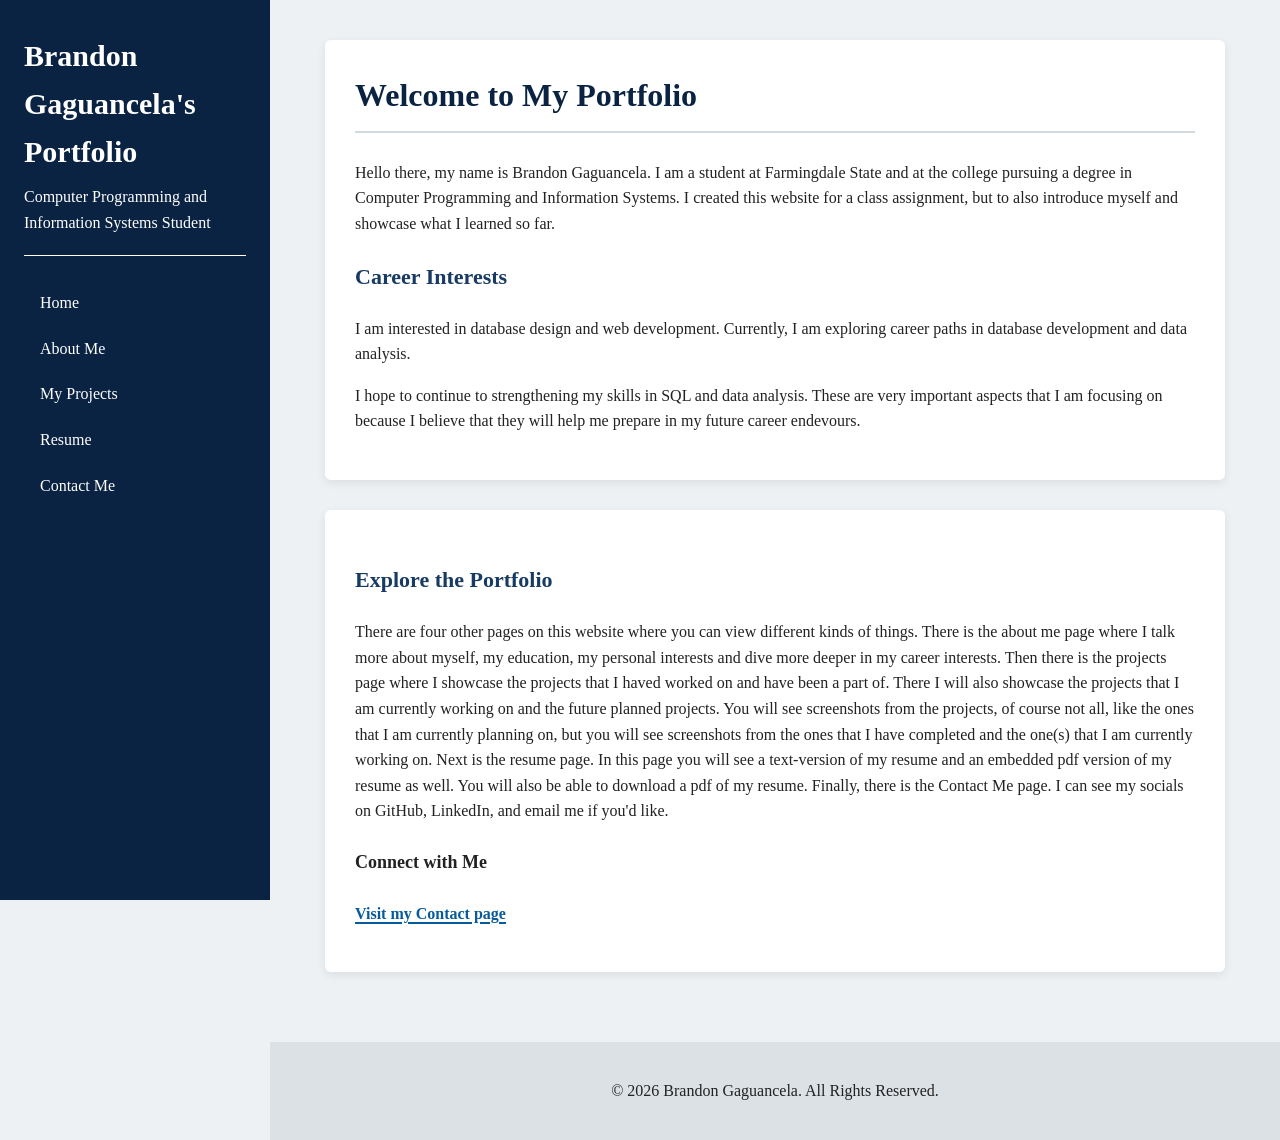
<file: index.html>
<!DOCTYPE html>
<!--
Name: Brandon Gaguancela
Class: BCS 377
Project 1 - Personal Portfolio
Due Oct. 14
-->
<html lang="en">
	<head>
		<meta charset="utf-8">
		<meta name="viewport" content="width=device-width, initial-scale=1.0">
		<link rel="stylesheet" href="style.css">
		<title>Brandon Gaguancela's Portfolio</title>
	</head>
	<body>
		<!-- 
		sidebar header (left), there is also the site's title.
		there are also the navigation links to the other pages here. 
		-->
		<header class="sidebar">
			<h1>Brandon Gaguancela's Portfolio</h1>
			<p>Computer Programming and Information Systems Student</p>
			
		<!--
		This is the main navigation menu 
		that will appear across of the pages on the website.
		- Home
		- About Me
		- Projects
		- Resume 
		- Contact Me	
		-->
			<nav aria-label="Main Navigation">
				<ul>
					<li>
						<a href="index.html">Home</a>
					</li>
					<li>
						<a href="about.html">About Me</a>
					</li>
					<li>
						<a href="projects.html">My Projects</a>
					</li>
					<li>
						<a href="resume.html">Resume</a>
					</li>
					<li>
						<a href="contact.html">Contact Me</a>
					</li>
				</ul>
			</nav>
		</header>
		<!--
		Main content for the home page
		a little intro summary
		talk about career interests and then
		talk about contacting me. Finally link to my contact page.
		-->
		<main>
			<!--intro of the website and a little talk of my career interests-->
			<section id="intro">
				<h2>Welcome to My Portfolio</h2>
			
				<p>
					Hello there, my name is Brandon Gaguancela. I am a student at 
					Farmingdale State and at the college pursuing a degree
					in Computer Programming and Information Systems. I created this 
					website for a class assignment, but to also introduce myself and showcase what I
					learned so far. 
				</p>
			
				<h3>Career Interests</h3>
				<p>
					I am interested in database design and web development. Currently, I am 
					exploring career paths in database development and data analysis. 
				</p>

				<p>
					I hope to continue to strengthening my skills in SQL and data analysis. These 
					are very important aspects that I am focusing on because I believe that they 
					will help me prepare in my future career endevours.
				</p>
			</section>
			<section id="explore-portfolio">
				<h3>Explore the Portfolio</h3>
				<!--overview of the other pages on the website.-->
				<p>
					There are four other pages on this website where you can view different kinds of things.
					There is the about me page where I talk more about myself, my education, my personal 
					interests and dive more deeper in my career interests. Then there is the projects page 
					where I showcase the projects that I haved worked on and have been a part of. There I will 
					also showcase the projects that I am currently working on and the future planned projects. 
					You will see screenshots from the projects, of course not all, like the ones that I am currently 
					planning on, but you will see screenshots from the ones that I have completed and the one(s) that 
					I am currently working on. Next is the resume page. In this page you will see a text-version of my 
					resume and an embedded pdf version of my resume as well. You will also be able to download a pdf 
					of my resume. Finally, there is the Contact Me page. I can see my socials on GitHub, LinkedIn, and 
					email me if you'd like.
				</p>

				<!--call to action; Contact page-->
				<h4>Connect with Me</h4>
				<p>
					<a href="contact.html">Visit my Contact page</a>
				</p>
			</section>
		</main>
		<footer>
			<p>&copy; 2026 Brandon Gaguancela. All Rights Reserved.</p>
		</footer>
		
	</body>
</html>
</file>
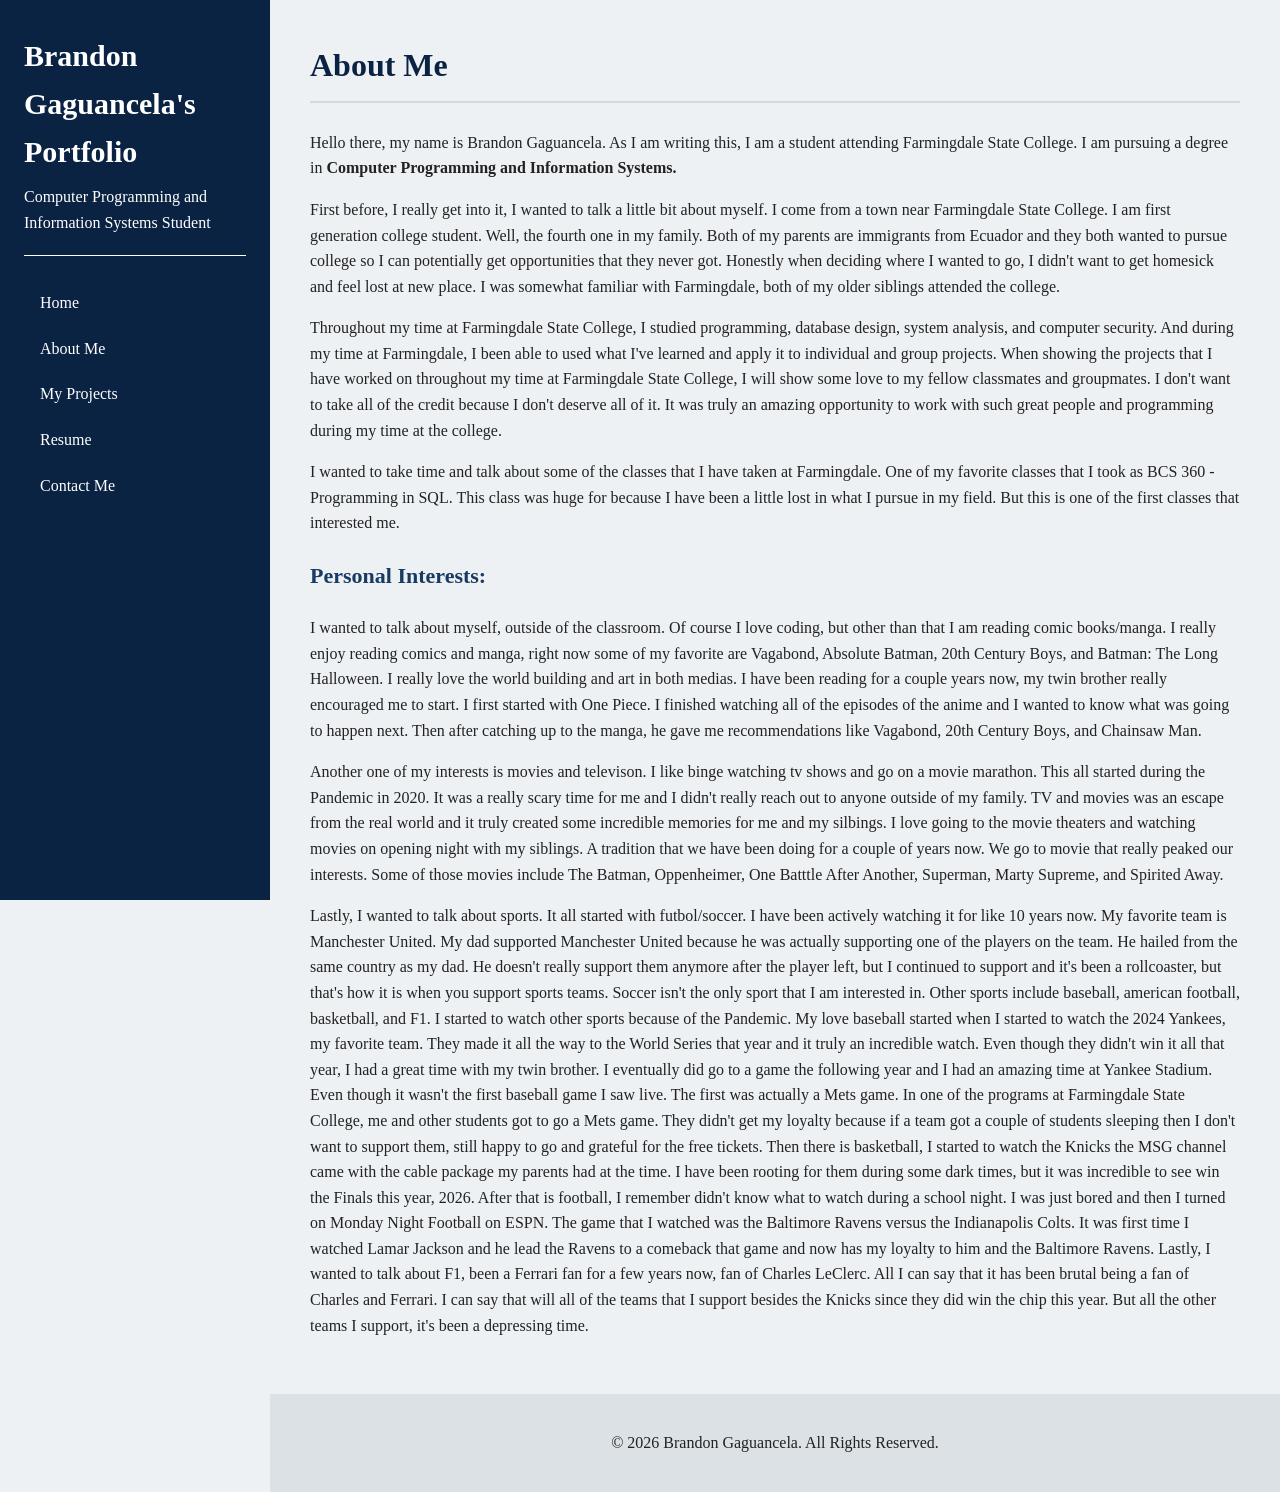
<file: about.html>
<!DOCTYPE html>
<!-- 
Name: Brandon Gaguancela
Class: BCS 377
Project 1 - Personal Portfolio
Due: Oct 14
-->
<html lang="en">
<head>
	<meta charset="utf-8">
	<meta name="viewport" content="width=device-width, initial-scale=1.0">
	<link rel="stylesheet" href="style.css">
	<title>About Me | Brandon Gaguancela</title>
</head>

<body>
	
	<header class="sidebar">
		<h1>Brandon Gaguancela's Portfolio</h1>
			<p>Computer Programming and Information Systems Student</p>
			
			<nav aria-label="Main Navigation">
				<ul>
					<li>
						<a href="index.html">Home</a>
					</li>
					<li>
						<a href="about.html">About Me</a>
					</li>
					<li>
						<a href="projects.html">My Projects</a>
					</li>
					<li>
						<a href="resume.html">Resume</a>
					</li>
					<li>
						<a href="contact.html">Contact Me</a>
					</li>
				</ul>
			</nav>
	</header>
	
	<main>
		<h2>About Me</h2>
		
		<p>
			Hello there, my name is Brandon Gaguancela. As I am writing this, I am
			a student attending Farmingdale State College. I am pursuing a degree
			in 
			<strong>Computer Programming and Information Systems.</strong> 
		</p>
		
		<p>
			First before, I really get into it, I wanted to talk a little bit about 
			myself. I come from a town near Farmingdale State College. I am first 
			generation college student. Well, the fourth one in my family. Both of my 
			parents are immigrants from Ecuador and they both wanted to pursue college 
			so I can potentially get opportunities that they never got. 
			Honestly when deciding where I wanted to go, I didn't want to get homesick 
			and feel lost at new place. I was somewhat familiar with Farmingdale, both 
			of my older siblings attended the college. 
		</p>
		
		<p>
			Throughout my time at Farmingdale State College, I studied programming,
			database design, system analysis, and computer security. And during my
			time at Farmingdale, I been able to used what I've learned and apply it
			to individual and group projects. When showing the projects that I have 
			worked on throughout my time at Farmingdale State College, I will show 
			some love to my fellow classmates and groupmates. I don't want to take 
			all of the credit because I don't deserve all of it. It was truly an 
			amazing opportunity to work with such great people and programming during 
			my time at the college. 
		</p>
		
		<p>
			I wanted to take time and talk about some of the classes that I have taken 
			at Farmingdale. One of my favorite classes that I took as BCS 360 - Programming 
			in SQL. This class was huge for because I have been a little lost in what I pursue 
			in my field. But this is one of the first classes that interested me. 

			<h3>Personal Interests:</h3>
		
		</p>	
		<p>
			I wanted to talk about myself, outside of the classroom. Of course I love coding, but other than that I am reading comic books/manga. 
			I really enjoy reading comics and manga, right now some of my favorite are Vagabond, Absolute 
			Batman, 20th Century Boys, and Batman: The Long Halloween. I really love the world building and art in both 
			medias. I have been reading for a couple years now, my twin brother really encouraged me to start. I first started with One Piece.
			I finished watching all of the episodes of the anime and I wanted to know what was going to happen next. Then after catching up to the manga, 
			he gave me recommendations like Vagabond, 20th Century Boys, and Chainsaw Man. 
		</p>
			Another one of my interests is movies and televison. I like binge watching tv shows and go on a movie marathon. This all started during the Pandemic 
			in 2020. It was a really scary time for me and I didn't really reach out to anyone outside of my family. TV and movies was an escape from the real 
			world and it truly created some incredible memories for me and my silbings. I love going to the movie theaters and watching movies on opening night 
			with my siblings. A tradition that we have been doing for a couple of years now. We go to movie that really peaked our interests. Some of those movies 
			include The Batman, Oppenheimer, One Batttle After Another, Superman, Marty Supreme, and Spirited Away. 
		<p>
			Lastly, I wanted to talk about sports. It all started with futbol/soccer. I have been actively watching it for like 10 years now. My favorite team is 
			Manchester United. My dad supported Manchester United because he was actually supporting one of the players on the team. He hailed from the same country 
			as my dad. He doesn't really support them anymore after the player left, but I continued to support and it's been a rollcoaster, but that's how it is when 
			you support sports teams. Soccer isn't the only sport that I am interested in. Other sports include baseball, american football, basketball, and F1. I started to watch other sports because of the Pandemic. My love 
			baseball started when I started to watch the 2024 Yankees, my favorite team. They made it all the way to the World Series that year and it truly an incredible 
			watch. Even though they didn't win it all that year, I had a great time with my twin brother. I eventually did go to a game the following year and I had an 
			amazing time at Yankee Stadium. Even though it wasn't the first baseball game I saw live. The first was actually a Mets game. In one of the programs at Farmingdale State College, me and other students got to go a Mets game. 
			They didn't get my loyalty because if a team got a couple of students sleeping then I don't want to support them, still happy to go and grateful for the free tickets. Then there is basketball, I started to watch the Knicks 
			the MSG channel came with the cable package my parents had at the time. I have been rooting for them during some dark times, but it was incredible to see win the Finals 
			this year, 2026. After that is football, I remember didn't know what to watch during a school night. I was just bored and then I turned on Monday Night Football on ESPN. 
			The game that I watched was the Baltimore Ravens versus the Indianapolis Colts. It was first time I watched Lamar Jackson and he lead the Ravens to a comeback that game and 
			now has my loyalty to him and the Baltimore Ravens. Lastly, I wanted to talk about F1, been a Ferrari fan for a few years now, fan of Charles LeClerc. All I can say that 
			it has been brutal being a fan of Charles and Ferrari. I can say that will all of the teams that I support besides the Knicks since they did win the chip this year. But 
			all the other teams I support, it's been a depressing time. 
		</p>
	</main>
	
	<footer>
		<p>&copy; 2026 Brandon Gaguancela. All Rights Reserved.</p>
	</footer>
	
</body>
</html>
</file>
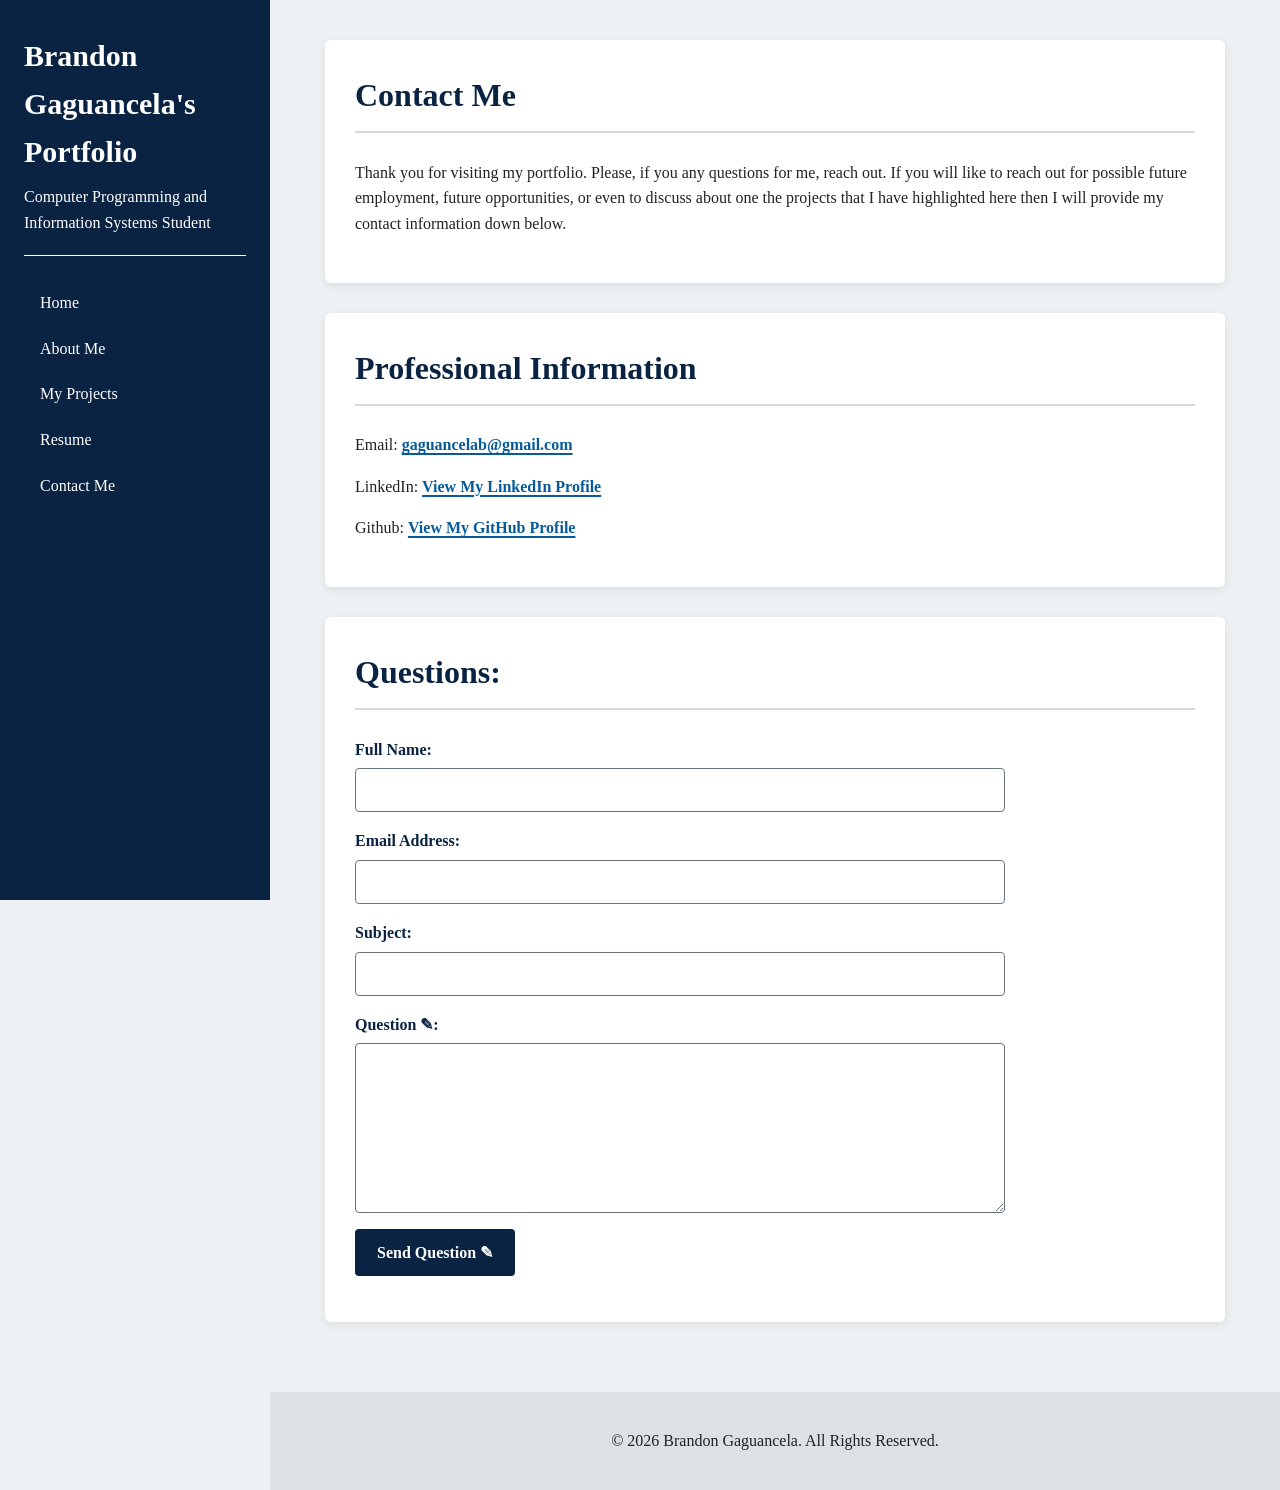
<file: contact.html>
<!DOCTYPE html>
<!-- 
Name: Brandon Gaguancela
Class: BCS 377
Project 1 - Personal Portfolio
Due: Oct 14
-->
<html lang="en">
<head>
	<meta charset="utf-8">
	<meta name="viewport" content="width=device-width, initial-scale=1.0">
	<link rel="stylesheet" href="style.css">
	<!--loads the JavaScript code from script.js. Validates and submits the contact form.-->
	<script src="script.js" defer></script>
	<title>Contact Me | Brandon Gaguancela</title>
</head>

<body>
	<!--
	sidebar that is visible across of the pages on the website.
	-->
	<header class="sidebar">
		<h1>Brandon Gaguancela's Portfolio</h1>
		<p>Computer Programming and Information Systems Student</p>
		
		<nav aria-label="Main Navigation">
			<ul>
				<li>
					<a href="index.html">Home</a>
				</li>
				<li>
					<a href="about.html">About Me</a>
				</li>
				<li>
					<a href="projects.html">My Projects</a>
				</li>
				<li>
					<a href="resume.html">Resume</a>
				</li>
				<li>
					<a href="contact.html">Contact Me</a>
				</li>
			</ul>
		</nav>	
	</header>
	
	<main>
		<section id="contact-intro">
			<h2>Contact Me</h2>
			
			<p>
				Thank you for visiting my portfolio. Please, if you any questions for me,
				reach out. If you will like to reach out for possible future employment,
				future opportunities, or even to discuss about one the projects that I
				have highlighted here then I will provide my contact information down
				below.
			</p>
		</section>
		
		<!--
		links to my other professional profiles and email
		- GitHub
		- LinkedIn
		-->
		<section id="contact-info">
			<h2>Professional Information</h2>
		
			<address>
				<p>
					Email:
					<a href="mailto:gaguancelab@gmail.com">
					gaguancelab@gmail.com
					</a>
				</p>
			
				<p>
					LinkedIn:
					<a href="https://www.linkedin.com/in/brandon-gaguancela-bb2440294/"
						target="_blank" rel="noopener noreferrer">
						View My LinkedIn Profile
					</a>
				</p>
				
				<p>
					Github:
					<a href="https://github.com/brandong51"
						target="_blank" rel="noopener noreferrer">
						View My GitHub Profile
					</a>
				</p>
			</address>
		</section>
		<!--
		A contact form that visitors can fill out to reach out to me. 
		I am using Formspree to receive the forms via email. 
		Visitor fills out:
		- Name
		- email
		- subject
		- message/question
		-->
		<section id="contact-form">
			<h2>Questions:</h2>
			
			<form id="message-form" 
				action="https://formspree.io/f/mnpjpzpp" 
				method="post">
				<!--
				these are the fields that are collected
				- visitor name
				- email address
				- subject
				- question/message
				-->
				<p>
					<label for="name">Full Name:</label>
					<input type="text" id="name" name="name"
						autocomplete="name" required>
				</p>
				
				<p>
					<label for="email">Email Address:</label>
					<input type="email" id="email" name="email"
						autocomplete="email" required>
				</p>
				
				<p>
					<label for="subject">Subject:</label>
					<input type="text" id="subject" name="subject"
						required>
				</p>
				
				<p>
					<label for="question">Question &#9998: <!-- &#9998 --> </label>
					<textarea id="question" name="question"
						rows="8" cols="40" required></textarea>						
				</p>
				
				<button type="submit">Send Question &#9998 </button>
			</form>
			<!--
			this is where the submission status messages come from in the script.js
			the successful or unsuccessful messages.
			-->
			<p id="form-feedback" role="status"></p>
		</section>
	</main>
	<!--Copyright notice at the bottom of the page.-->
	<footer>
		<p>&copy; 2026 Brandon Gaguancela. All Rights Reserved.</p>
	</footer>
</body>
</html>
</file>
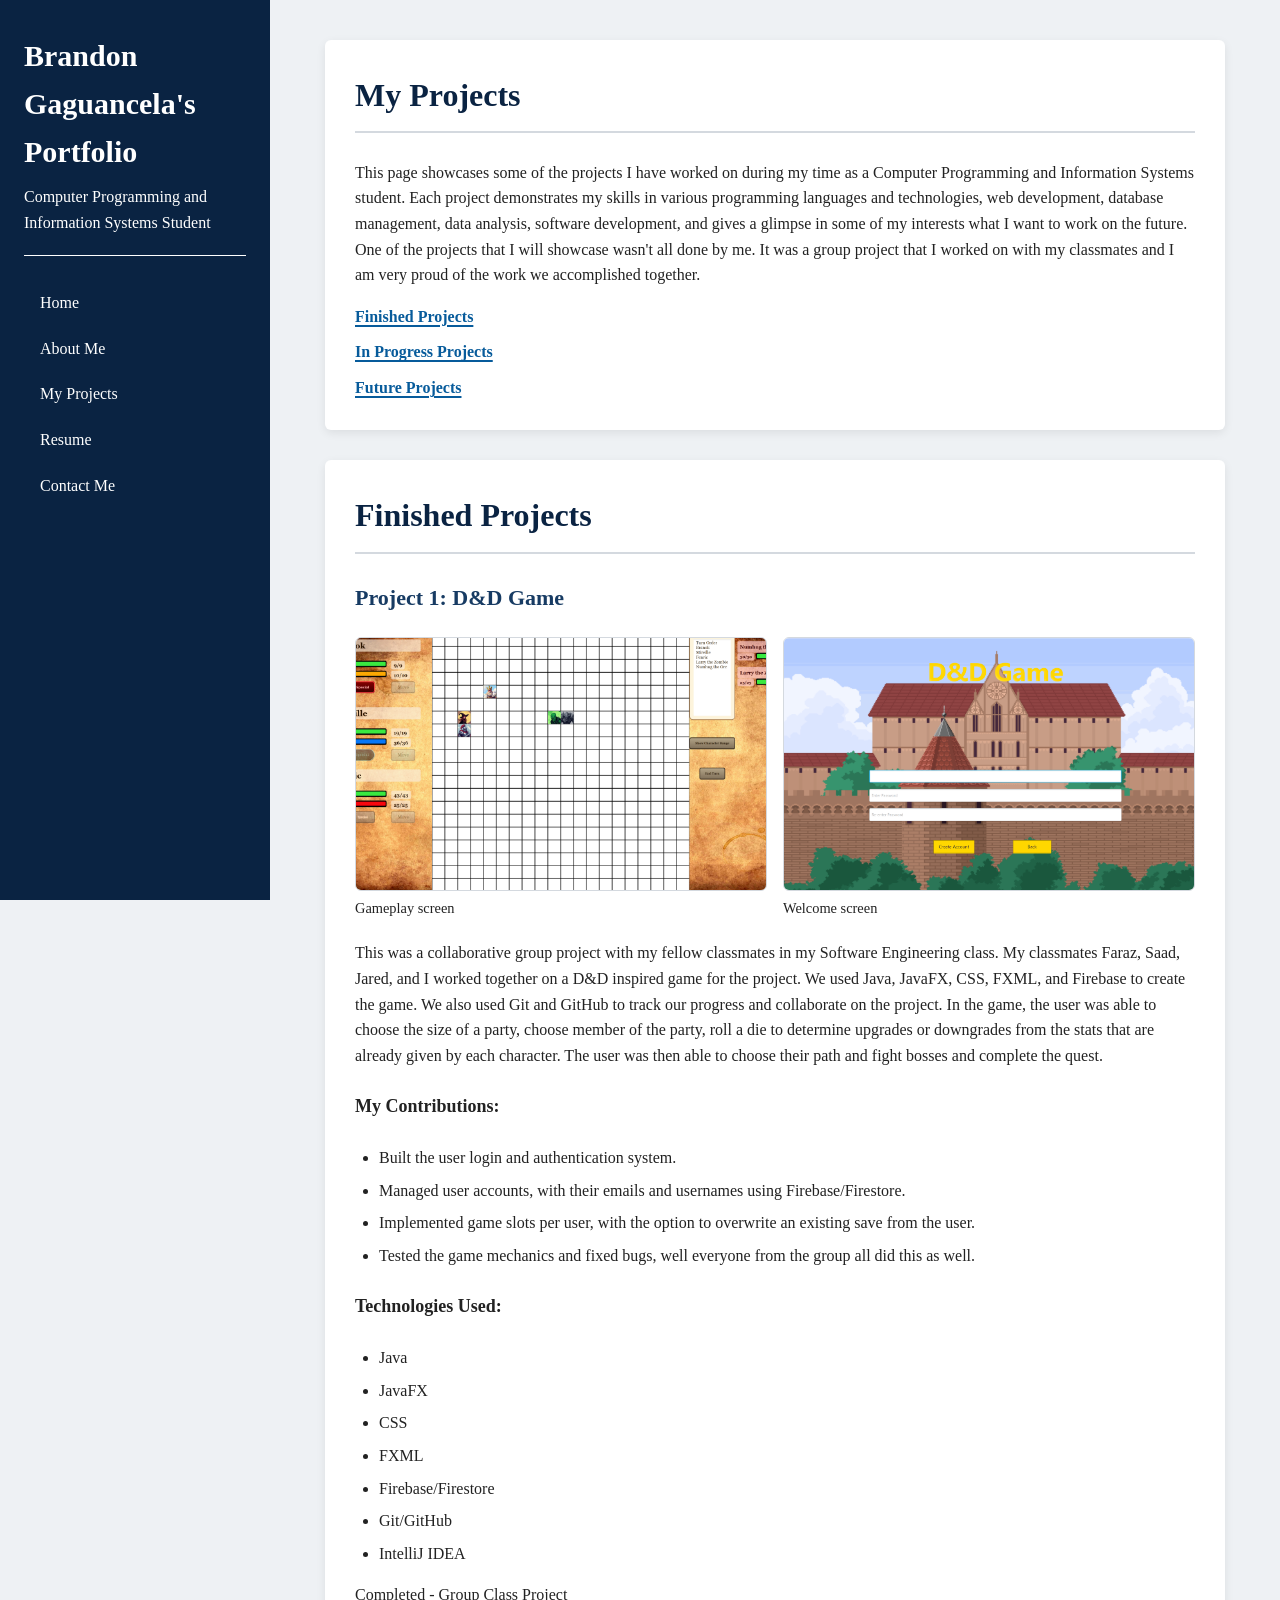
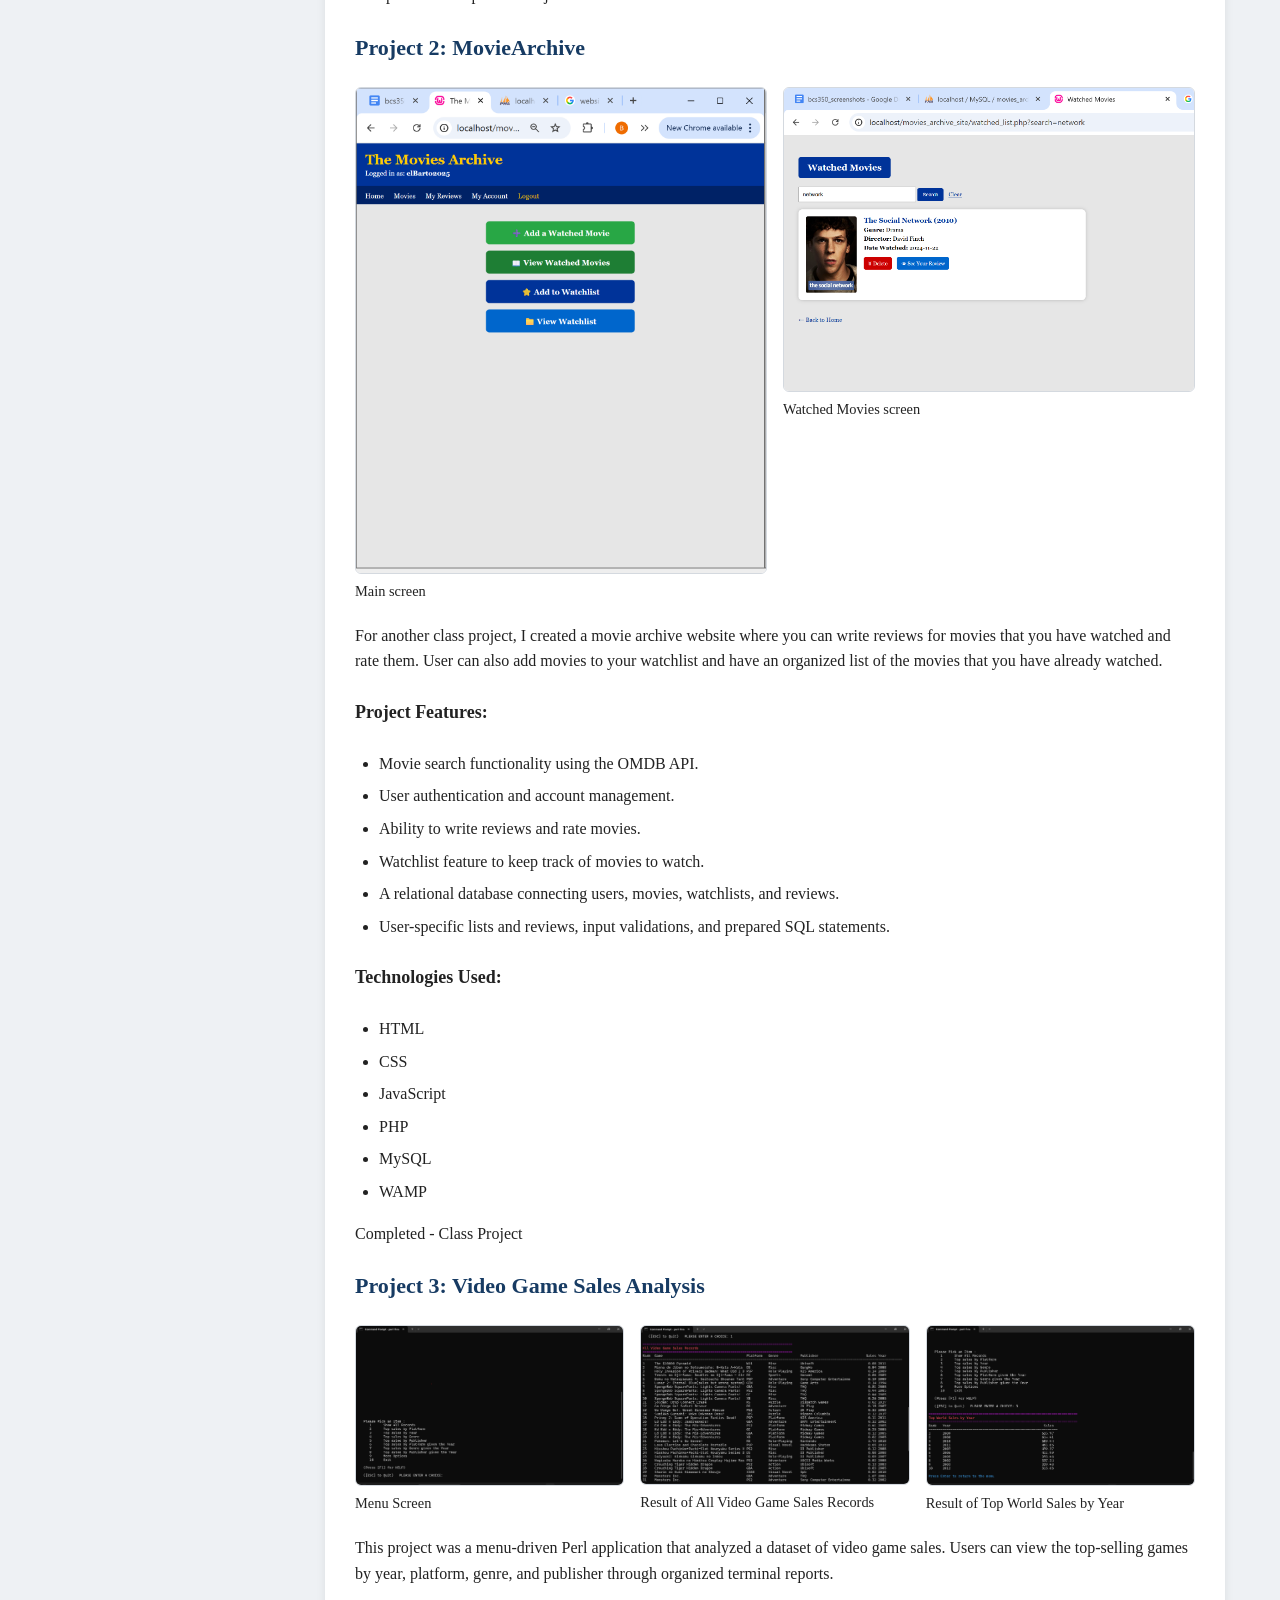
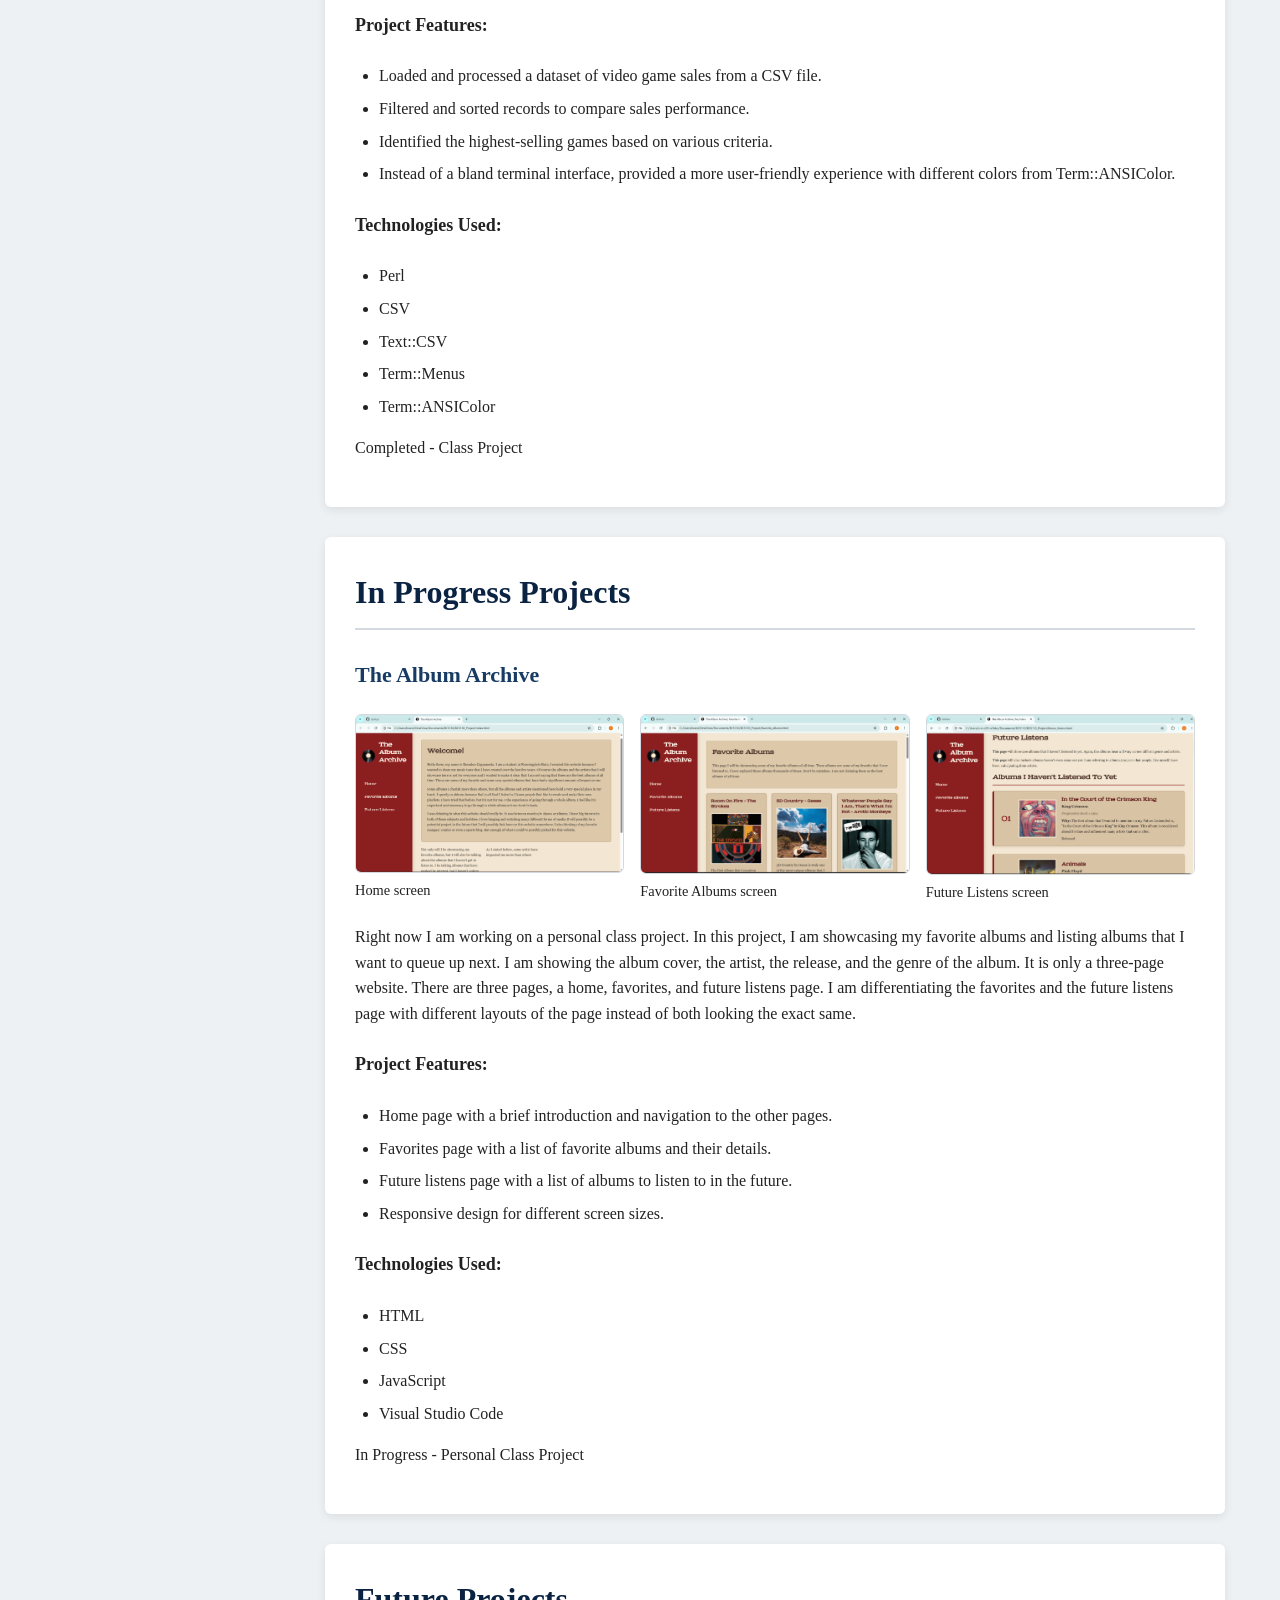
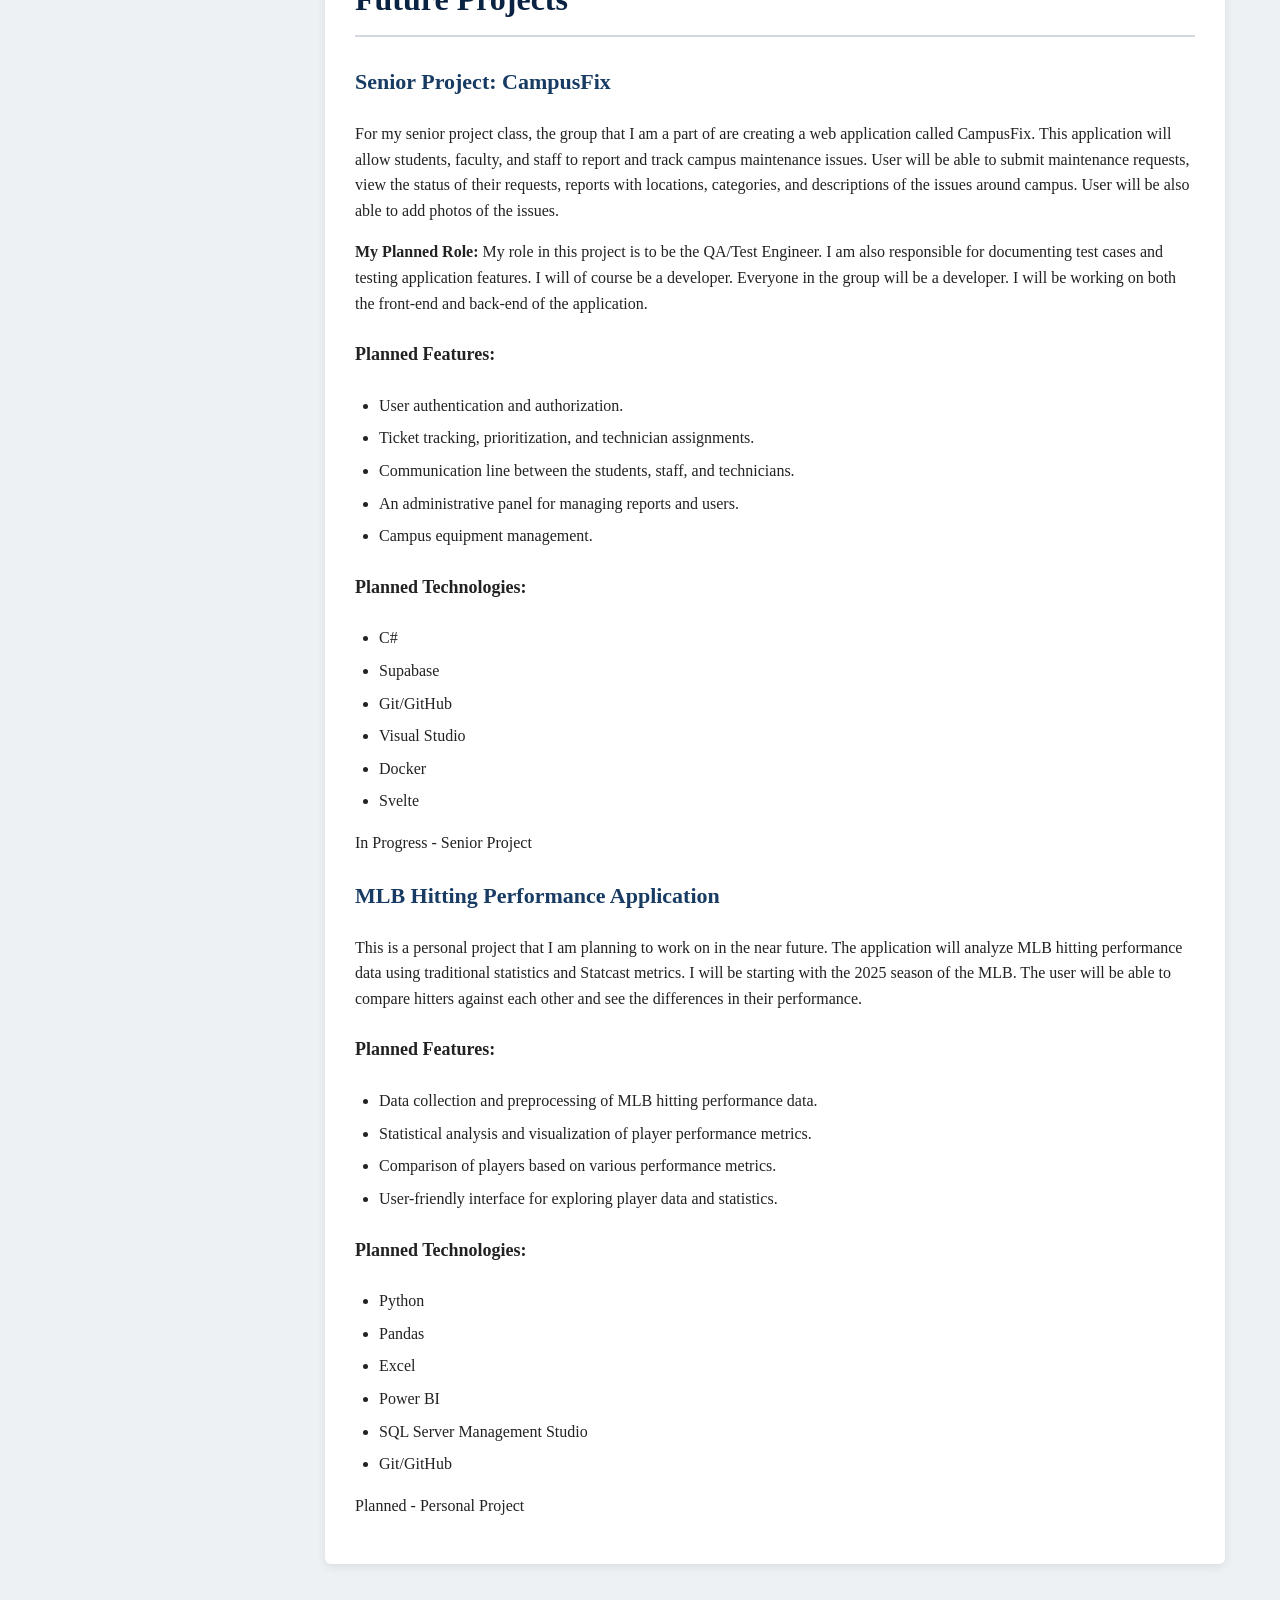
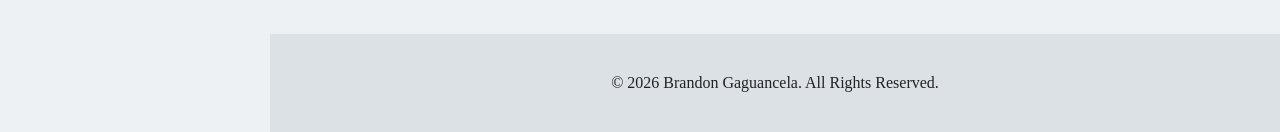
<file: projects.html>
<!DOCTYPE html>
<!-- 
Name: Brandon Gaguancela
Class: BCS 377
Project 1 - Personal Portfolio
Due: Oct 14
-->
<html lang="en">
<head>
	<meta charset="utf-8">
	<meta name="viewport" content="width=device-width, initial-scale=1.0">
	<link rel="stylesheet" href="style.css">
	<title>Projects | Brandon Gaguancela's Portfolio</title>
</head>
<body>
	<!-- sidebar that is used across of the pages on the website. -->
	<header class="sidebar">
		<h1>Brandon Gaguancela's Portfolio</h1>
			<p>Computer Programming and Information Systems Student</p>
			
			<nav aria-label="Main Navigation">
				<ul>
					<li>
						<a href="index.html">Home</a>
					</li>
					<li>
						<a href="about.html">About Me</a>
					</li>
					<li>
						<a href="projects.html">My Projects</a>
					</li>
					<li>
						<a href="resume.html">Resume</a>
					</li>
					<li>
						<a href="contact.html">Contact Me</a>
					</li>
				</ul>
			</nav>
	</header>
	
	<main class="projects-page">
		<!--
		intro to the page (projects page)
		-->
		<section class="projects-intro">
			<h2>My Projects</h2>
			<p>
				This page showcases some of the projects I have worked on during my time as a Computer Programming and Information Systems student. 
				Each project demonstrates my skills in various programming languages and technologies, web development, database management, data analysis, 
				software development, and gives a glimpse in some of my interests what I want to work on the future. One of the projects that I will showcase 
				wasn't all done by me. It was a group project that I worked on with my classmates and I am very proud of the work we accomplished together.
			</p>
			<!-- Links to different sections of the projects page. -->
			<nav class="project-links" aria-label="Project Sections">
				<a href="#finished"> Finished Projects</a>
				<a href="#in-progress"> In Progress Projects</a>
				<a href="#future"> Future Projects</a>
			</nav>	
		</section>
		
		<section id="finished" class="finished-projects">
			<h2>Finished Projects</h2>
			<article class="project-card">
				<h3>Project 1: D&amp;D Game</h3>

				<div class="project-gallery">
					<figure>
						<img src="images/Screenshot 2025-05-11 101246.png" alt="Gameplay screen of the game">
						<figcaption>Gameplay screen</figcaption>
					</figure>	
					<figure>
						<img src="images/Screenshot 2025-04-10 201901.png" alt="Welcome Screen">
						<figcaption>Welcome screen</figcaption>
					</figure>	
				</div>	
				<p>
					This was a collaborative group project with my fellow classmates in my Software Engineering class. 
					My classmates Faraz, Saad, Jared, and I worked together on a D&D inspired game for the project. 
					We used Java, JavaFX, CSS, FXML, and Firebase to create the game. We also used Git and GitHub to 
					track our progress and collaborate on the project. In the game, the user was able to choose the size of a party, 
					choose member of the party, roll a die to determine upgrades or downgrades from the stats that are already given 
					by each character. The user was then able to choose their path and fight bosses and complete the quest. 
				</p>	

				<h4>My Contributions:</h4>
					<ul>
						<li>Built the user login and authentication system. </li>
						<li>Managed user accounts, with their emails and usernames using Firebase/Firestore.</li>
						<li>Implemented game slots per user, with the option to overwrite an existing save from the user.</li>
						<li>Tested the game mechanics and fixed bugs, well everyone from the group all did this as well.</li>
					</ul>	

				<h4>Technologies Used:</h4>
				<ul>
					<li>Java</li>
					<li>JavaFX</li>
					<li>CSS</li>
					<li>FXML</li>
					<li>Firebase/Firestore</li>
					<li>Git/GitHub</li>
					<li>IntelliJ IDEA</li>
				</ul>

				<p class="project-status">Completed - Group Class Project</p>
			</article>

			<article class="project-card">
				<h3>Project 2: MovieArchive</h3>
				<div class="project-gallery">
					<figure>
						<img src="images/Screenshot 2025-12-15 103351.png" alt="Main Screen">
						<figcaption>Main screen</figcaption>
					</figure>	
					<figure>
						<img src="images/Screenshot 2025-12-15 110714.png" alt="Watched Movies screen">
						<figcaption>Watched Movies screen</figcaption>
					</figure>	
				</div>	

				<p>
					For another class project, I created a movie archive website where you can 
					write reviews for movies that you have watched and rate them. User can also add movies to your 
					watchlist and have an organized list of the movies that you have already watched. 
				</p>

				<h4>Project Features:</h4>
				<ul>
					<li>Movie search functionality using the OMDB API.</li>
					<li>User authentication and account management.</li>
					<li>Ability to write reviews and rate movies.</li>
					<li>Watchlist feature to keep track of movies to watch.</li>
					<li>A relational database connecting users, movies, watchlists, and reviews.</li>
					<li>User-specific lists and reviews, input validations, and prepared SQL statements.</li>
				</ul>

				<h4>Technologies Used:</h4>
				<ul>
					<li>HTML</li>
					<li>CSS</li>
					<li>JavaScript</li>
					<li>PHP</li>
					<li>MySQL</li>
					<li>WAMP</li>
				</ul>
				<p class="project-status">Completed - Class Project</p>
			</article>

			<article class="project-card">
				<h3>Project 3: Video Game Sales Analysis</h3>

				<div class="project-gallery">
					<figure>
						<img src="images/Screenshot 2026-10-09 193531.png" alt="Menu for the Perl Program">
						<figcaption>Menu Screen</figcaption>
					</figure>

					<figure>
						<img src="images/Screenshot 2026-10-09 193730.png" alt="Result from All video game sales records">
						<figcaption>Result of All Video Game Sales Records</figcaption>
					</figure>

					<figure>
						<img src="images/Screenshot 2026-10-09 193816.png" alt="Result of top world sales by year">
						<figcaption>Result of Top World Sales by Year </figcaption>
					</figure>
				</div>	
				<p>
					This project was a menu-driven Perl application that 
					analyzed a dataset of video game sales. Users can view the 
					top-selling games by year, platform, genre, and publisher through 
					organized terminal reports. 
				</p>

				<h4>Project Features:</h4>
				<ul>
					<li>Loaded and processed a dataset of video game sales from a CSV file.</li>
					<li>Filtered and sorted records to compare sales performance.</li>
					<li>Identified the highest-selling games based on various criteria.</li>
					<li>Instead of a bland terminal interface, provided a more user-friendly experience with different colors from Term::ANSIColor.</li>
				</ul>

				<h4>Technologies Used:</h4>
				<ul>
					<li>Perl</li>
					<li>CSV</li>
					<li>Text::CSV</li>
					<li>Term::Menus</li>
					<li>Term::ANSIColor</li>
				</ul>

				<p class="project-status">Completed - Class Project</p>
			</article>
		</section>
		
		<section id="in-progress" class="project-group">	
			<h2>In Progress Projects</h2>

			<article class="project-card">
				<h3>The Album Archive</h3>
				<div class="project-gallery">
					<figure>
						<img src="images/Screenshot 2026-10-09 200915.png" alt="Home Screen">
						<figcaption>Home screen</figcaption>
					</figure>
					<figure>
						<img src="images/Screenshot 2026-10-09 201022.png" alt="Favorite Albums Screen">
						<figcaption>Favorite Albums screen</figcaption>
					</figure>
					<figure>
						<img src="images/Screenshot 2026-10-09 201055.png" alt="Future Listens Screen">
						<figcaption>Future Listens screen</figcaption>
					</figure>
				</div>	
				<p>		
					Right now I am working on a personal class project. In this project, I am 
					showcasing my favorite albums and listing albums that I want to queue up next.
					I am showing the album cover, the artist, the release, and the genre of the album. 
					It is only a three-page website. There are three pages, a home, favorites, and future 
					listens page. I am differentiating the favorites and the future listens page with 
					different layouts of the page instead of both looking the exact same. 
				</p>

				<h4>Project Features:</h4>
				<ul>
					<li>Home page with a brief introduction and navigation to the other pages.</li>
					<li>Favorites page with a list of favorite albums and their details.</li>
					<li>Future listens page with a list of albums to listen to in the future.</li>
					<li>Responsive design for different screen sizes.</li>
				</ul>

				<h4>Technologies Used:</h4>
				<ul>
					<li>HTML</li>
					<li>CSS</li>
					<li>JavaScript</li>
					<li>Visual Studio Code</li>
				</ul>

				<p class="project-status">In Progress - Personal Class Project</p>
			</article>
		</section>

		<section id="future" class="project-group">
			<h2>Future Projects</h2>
			<article class="project-card">
				<h3>Senior Project: CampusFix</h3>
				<p>
					For my senior project class, the group that I am a part of are creating a web application 
					called CampusFix. This application will allow students, faculty, and staff to report and 
					track campus maintenance issues. User will be able to submit maintenance requests, 
					view the status of their requests, reports with locations, categories, and descriptions of the 
					issues around campus. User will be also  able to add photos of the issues. 
				</p>

				<p>
					<strong>My Planned Role:</strong>
					My role in this project is to be the QA/Test Engineer. I am also responsible for documenting test cases 
					and testing application features. I will of course be a developer. Everyone in the group will be a developer. 
					I will be working on both the front-end and back-end of the application. 
				</p>	

				<h4>Planned Features:</h4>
				<ul>
					<li>User authentication and authorization.</li>
					<li>Ticket tracking, prioritization, and technician assignments.</li>
					<li>Communication line between the students, staff, and technicians.</li>
					<li>An administrative panel for managing reports and users.</li>
					<li>Campus equipment management.</li>
				</ul>

				<h4>Planned Technologies:</h4>
				<ul>
					<li>C#</li>
					<li>Supabase</li>
					<li>Git/GitHub</li>
					<li>Visual Studio</li>
					<li>Docker</li>
					<li>Svelte</li>
				</ul>	
				<p class="project-status">In Progress - Senior Project</p>
			</article>

			<article class="project-card">
				<h3>MLB Hitting Performance Application</h3>
				<p>
					This is a personal project that I am planning to work on in the near future. 
					The application will analyze MLB hitting performance data using traditional 
					statistics and Statcast metrics. I will be starting with the 2025 season of 
					the MLB. The user will be able to compare hitters against each other and 
					see the differences in their performance.
				</p>

				<h4>Planned Features:</h4>
				<ul>
					<li>Data collection and preprocessing of MLB hitting performance data.</li>
					<li>Statistical analysis and visualization of player performance metrics.</li>
					<li>Comparison of players based on various performance metrics.</li>
					<li>User-friendly interface for exploring player data and statistics.</li>
				</ul>

				<h4>Planned Technologies:</h4>
				<ul>
					<li>Python</li>
					<li>Pandas</li>
					<li>Excel</li>
					<li>Power BI</li>
					<li>SQL Server Management Studio</li>
					<li>Git/GitHub</li>
				</ul>

				<p class="project-status">Planned - Personal Project</p>
			</article>

		</section>
	</main>
	
	<footer>
		<p>&copy; 2026 Brandon Gaguancela. All Rights Reserved.</p>
	</footer>
	
</body>
</html>
</file>
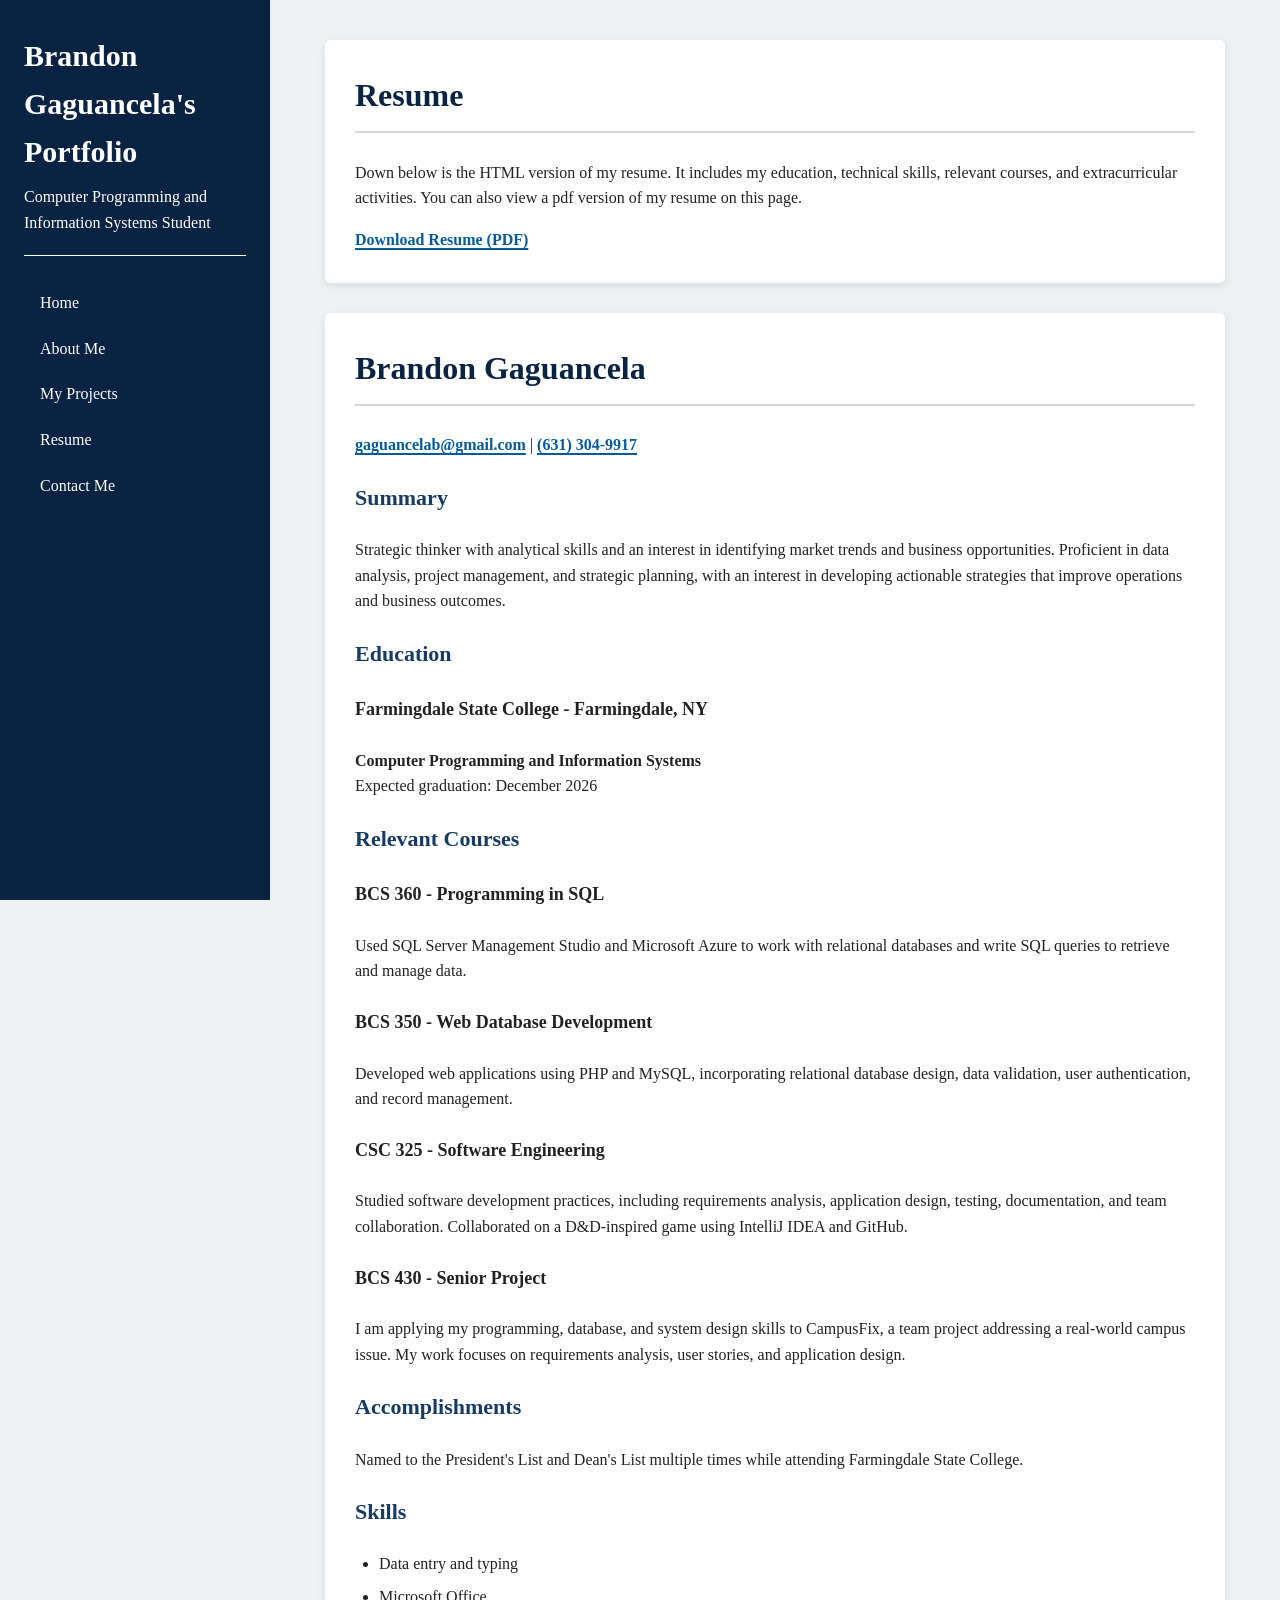
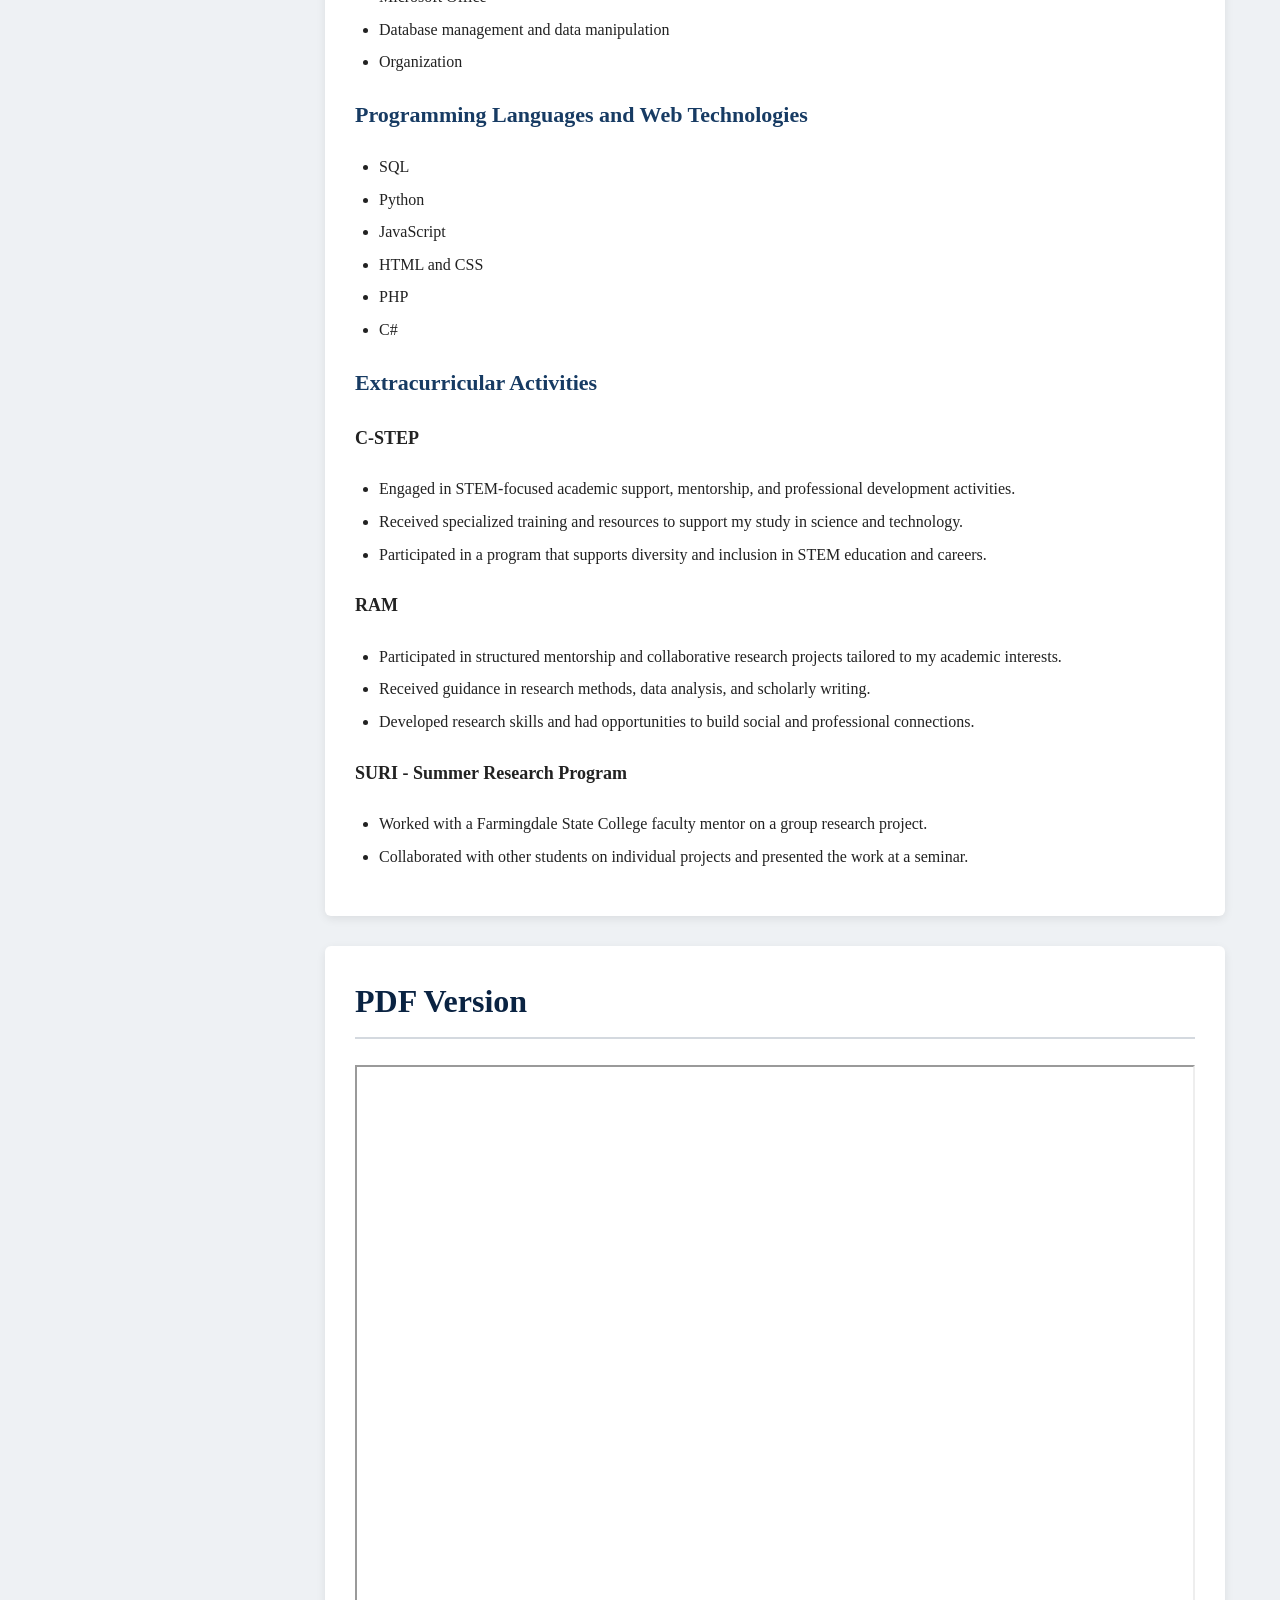
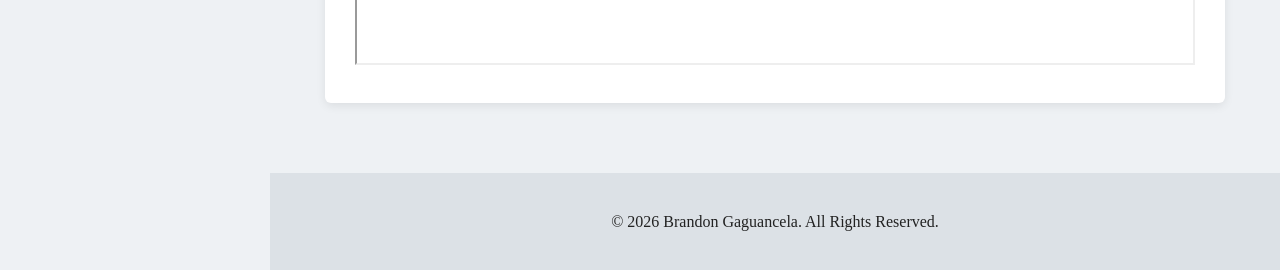
<file: resume.html>
<!DOCTYPE html>
<!-- 
Name: Brandon Gaguancela
Class: BCS 377
Project 1 - Personal Portfolio
Due: Oct 14
-->
<html lang="en">
<head>
	<meta charset="utf-8">
	<meta name="viewport" content="width=device-width, initial-scale=1.0">
	<link rel="stylesheet" href="style.css">
	<title>Resume | Brandon Gaguancela's Portfolio</title>
</head>
<body>

	<header class="sidebar">
		<h1>Brandon Gaguancela's Portfolio</h1>
		<p>Computer Programming and Information Systems Student</p>
		
		<nav aria-label="Main Navigation">
				<ul>
					<li>
						<a href="index.html">Home</a>
					</li>
					<li>
						<a href="about.html">About Me</a>
					</li>
					<li>
						<a href="projects.html">My Projects</a>
					</li>
					<li>
						<a href="resume.html">Resume</a>
					</li>
					<li>
						<a href="contact.html">Contact Me</a>
					</li>
				</ul>
			</nav>
	</header>
	
	<main class="resume-page">
		<section class="resume-intro">
			<h2>Resume</h2>

			<p>
				Down below is the HTML version of my resume. It includes my education, technical skills, 
				relevant courses, and extracurricular activities. You can also view a pdf version of 
				my resume on this page. 
			</p>

			<a class="resume-button"
				href="resume/resume22.pdf"
				download>
				Download Resume (PDF)
			</a>
			
		</section>
		<!-- html version of my resume -->
		<section class="resume-content" aria-labelledby="resume-name">
			<h2 id="resume-name">Brandon Gaguancela</h2>
			<p>
				<a href="mailto:gaguancelab@gmail.com">gaguancelab@gmail.com</a>
				<span aria-hidden="true"> | </span>
				<a href="tel:+16313049917">(631) 304-9917</a>
			</p>

			<h3>Summary</h3>
			<p>
				Strategic thinker with analytical skills and an interest in identifying
				market trends and business opportunities. Proficient in data analysis,
				project management, and strategic planning, with an interest in developing
				actionable strategies that improve operations and business outcomes.
			</p>

			<h3>Education</h3>
			<h4>Farmingdale State College - Farmingdale, NY</h4>
			<p><strong>Computer Programming and Information Systems</strong><br>
				Expected graduation: December 2026</p>

			<h3>Relevant Courses</h3>
			<article>
				<h4>BCS 360 - Programming in SQL</h4>
				<p>
					Used SQL Server Management Studio and Microsoft Azure 
					to work with relational databases and write SQL queries 
					to retrieve and manage data.
				</p>
			</article>
			<article>
				<h4>BCS 350 - Web Database Development</h4>
				<p>
					Developed web applications using PHP and MySQL, incorporating
					relational database design, data validation, user authentication, 
					and record management. 
				</p>
			</article>
			<article>
				<h4>CSC 325 - Software Engineering</h4>
				<p>
					Studied software development practices, including requirements analysis, 
					application design, testing, documentation, and team collaboration. 
					Collaborated on a D&amp;D-inspired game using IntelliJ IDEA and GitHub.
				</p>
			</article>	
			<article>
				<h4>BCS 430 - Senior Project</h4>
				<p>
					I am applying  my programming, database, and system design skills to CampusFix, 
					a team project addressing a real-world campus issue. My work focuses on 
					requirements analysis, user stories, and application design.
				</p>
			</article>

			<h3>Accomplishments</h3>
			<p>Named to the President's List and Dean's List multiple times while attending Farmingdale State College.</p>

			<h3>Skills</h3>
			<ul>
				<li>Data entry and typing</li>
				<li>Microsoft Office</li>
				<li>Database management and data manipulation</li>
				<li>Organization</li>
			</ul>

			<h3>Programming Languages and Web Technologies</h3>
			<ul>
				<li>SQL</li>
				<li>Python</li>
				<li>JavaScript</li>
				<li>HTML and CSS</li>
				<li>PHP</li>
				<li>C#</li>
			</ul>

			<h3>Extracurricular Activities</h3>
			<article>
				<h4>C-STEP</h4>
				<ul>
					<li>Engaged in STEM-focused academic support, mentorship, and professional development activities.</li>
					<li>Received specialized training and resources to support my study in science and technology.</li>
					<li>Participated in a program that supports diversity and inclusion in STEM education and careers.</li>
				</ul>	
			</article>
			<article>
				<h4>RAM</h4>
				<ul>
					<li>Participated in structured mentorship and collaborative research projects tailored to my academic interests.</li>
					<li>Received guidance in research methods, data analysis, and scholarly writing.</li>
					<li>Developed research skills and had opportunities to build social and professional connections.</li>
				</ul>	
			</article>
			<article>
				<h4>SURI - Summer Research Program</h4>
				<ul>
					<li>Worked with a Farmingdale State College faculty mentor on a group research project.</li>
					<li>Collaborated with other students on individual projects and presented the work at a seminar.</li>
				</ul>	
			</article>
		</section>
		<!-- embedded pdf version of my pdf -->
		<section class="resume-pdf">
			<h2 id="pdf-heading">PDF Version</h2>
			<iframe 
				title="Brandon Gaguancela's resume in PDF format"
				src="resume/resume22.pdf" 
				width="100%" 
				height="600px">
				<p>Your browser does not support embedded PDFs. 
					<a href="resume/resume22.pdf">Open the PDF resume</a></p>
			</iframe>
		</section>	
	</main>
	<!-- Copyright notice at the bottom of the page. -->
	<footer>
		<p>&copy; 2026 Brandon Gaguancela. All Rights Reserved.</p>
	</footer>
	
</body>
</html>
</file>
<file: style.css>
/*
Name: Brandon Gaguancela
Class: BCS 377
Project 1 - Personal Portfolio
*/

* {
	box-sizing: border-box;
}

/* Scroll smoothly when following links to sections */
html {
	scroll-behavior: smooth;
}

/*
 this is where I set: 
- the page background 
- the text color
- font
- and the line spacing 
*/
body {
	margin: 0;
	background-color: #eef1f4;
	color: #222222;
	font-family: Georgia, "Times New Roman", serif;
	font-size: 16px;
	line-height: 1.6;
}

/* 
this is the sidebar of the website. I chose to do a sidebar, 
rather than a traditional navigation bar. 
The left side bar will be seen on larger screens.
anchor the sidebar to the upper-left corner of the viewpoint
the width and the height are set. 
then there are vertical and horizontal padding. 
if the sidebar needs to scroll, it is allowed to. 
the color of the side bar is set here as well, as well as the font color in the sidebar. 

*/
.sidebar {
	position: fixed;
	top: 0;
	left: 0;
	width: 270px;
	height: 100vh;
	padding: 32px 24px;
	overflow-y: auto;
	background-color:#0a2342;
	color: #ffffff
}

/* style the portfolio name inside the sidebar */
.sidebar h1 {
	margin-top: 0;
	margin-bottom: 8px;
	font-size: 30px;
	font-weight: bold;
}

/* the sidebar subtitle is separated from the navigation links with a white line*/
.sidebar p {
	margin-top: 0;
	padding-bottom: 20px;
	border-bottom: 1px solid #ffffff;
}

/* 
The list markers are removed
and the navigation is below the subtitle
A space is added above the list to separate it from the subtitle.
*/
.sidebar nav ul {
	margin: 24px 0 0;
	padding: 0;
	list-style: none;
}

/* 
each of the navigation links are now a block so it's padding area is clickable
*/
.sidebar nav a{
	display: block;
	padding: 10px 12px;
	border-left: 4px solid transparent;
	color: #ffffff;
	text-decoration: none;
}

/* the navigation links are highlighted when we hover over them with the mouse. Or when they are focused (when someone is using the tab key.) */
.sidebar nav a:hover,
.sidebar nav a:focus {
	border-left-color: #ffffff;
	background-color: #173b63;
}

.sidebar nav a[aria-current="page"] {
	background-color: #ffffff;
	color: #0a2342;
	font-weight: bold;
}

/* 
the main cotent will be to the right of the sidebar.
the main area will be at the minimum as tall as the viewpoint.
add space around the main content.
*/
main {
	min-height: 100vh;
	margin-left: 270px;
	padding: 40px;
}

/* the main section will be in a white content card. */
main section {
	max-width: 900px;
	margin: 0 auto 30px;
	padding: 30px;
	border-radius: 6px;
	background-color: #ffffff;
	box-shadow: 0 3px 10px rgba(0, 0, 0, 0.08);
}

/* headers 1-4 have a bold font weight. */
h1,
h2,
h3,
h4 {
	font-weight: bold;
}

/* header 2 in the main content will have a navy color font and a dividing line under it. */
main h2 {
	margin-top: 0;
	padding-bottom: 10px;
	border-bottom: 2px solid #d4d9df;
	color: #0a2342;
	font-size: 32px;
}

main h3 {
	color: #173b63;
	font-size: 22px;
}

main h4 {
	color: #222222;
	font-size: 18px;
}

/*
unordered lists will be indented.
*/
main ul {
	padding-left: 24px;
}

/* a space is added below each of the list items, makes it easier to read. */
main li {
	margin-bottom: 7px;
}

/* links in the main content will appear blue, bold, and underlined */
main a {
	color: #075b9b;
	font-weight: bold;
	text-decoration-thickness: 2px;
	text-underline-offset: 3px;
}

/* the link will look darker and there will be a pointer over them when you hover the mouse over the link */
main a:hover {
	color: #0a2342;
}


/* 
a gold outline is visible when you go through the contact form.
also when you focus on the links.
helps the users see exactly what they are interacting with.
*/
a:focus,
button:focus,
input:focus,
textarea:focus {
	outline: 3px solid #ffbf47;
	outline-offset: 3px;
}

#featured-work > p:last-child a,
#call-to-action a,
#resume-heading a {
	display: inline-block;
	margin: 5px 8px 5px 0;
	padding: 10px 16px;
	border: 2px solid #0a2342;
	border-radius: 4px;
	background-color: #0a2342;
	color: #ffffff;
	text-decoration: none;
}

/*reverse the button-style link colors on hover*/
#featured-work > p:last-child a:hover,
#call-to-action a:hover,
#resume-heading a:hover {
	background-color: #ffffff;
	color: #0a2342;
}

#resume-projects article {
	margin-top: 24px;
	padding-top: 16px;
	border-top: 1px solid #d4d9df;
}

/* project links become vertical instead of horizontal */
.project-links {
	display: flex;
	flex-direction: column;
	align-items: flex-start;
	gap: 10px;
}

/*
 the screenshot are arranged in a responsive grid.
Fits as many columns as possible
each column has a minimum width of 220px and shares
spaces are added between screenshots
 */
.project-gallery {
	display: grid;
	grid-template-columns: repeat(auto-fit, minmax(220px, 1fr));
	gap: 16px;
	margin: 20px 0;
}

/* the browser's default margins are removed around figure elements. */
.project-gallery figure {
	margin: 0;
}

/* screenshots fill their grid columns, but also keep their original proportions */
.project-gallery img {
	display: block;
	width: 100%;
	height: auto;
	border: 1px solid #d4d9df;
	border-radius: 6px;
}

/* a small caption will be right under the screenshots */
.project-gallery figcaption {
	margin-top: 6px;
	font-size: 0.9rem;
}

address {
	font-style: normal;
}

form {
	max-width: 650px;
}

/* the cotents from the form will be stacked vertically */
form p {
	display: flex;
	flex-direction: column;
}

/* 
the form labels are bold
also space added below the labels
*/
label {
	margin-bottom: 6px;
	color: #0a2342;
	font-weight: bold;
}

input,
textarea {
	width: 100%;
	padding: 12px;
	border: 1px solid #68737d;
	border-radius: 4px;
	background-color: #ffffff;
	color: #222222;
	font-family: Georgia, "Times New Roman", serif;
	font-size: 16px;
}

textarea {
	resize: vertical;
}

button {
	padding: 12px 20px;
	border: 2px solid #0a2342;
	border-radius: 4px;
	background-color: #0a2342;
	color: #ffffff;
	font-family: Georgia, "Times New Roman", serif;
	font-size: 16px;
	font-weight: bold;
	cursor: pointer;
}

button:hover {
	background-color: #ffffff;
	color: #0a2342;
}

footer {
	margin-left: 270px;
	padding: 20px;
	background-color: #dce1e6;
	color: #222222;
	text-align: center;
}

@media screen and (max-width: 768px) {
	.sidebar {
		position: static;
		width: 100%;
		height: auto;
		padding: 24px;
	}
	
	.sidebar nav ul {
		display: flex;
		flex-wrap: wrap;
		gap: 8px;
	}
	
	.sidebar nav li {
		margin: 0;
	}
	
	.sidebar nav a {
		border-left: none;
		border-bottom: 3px solid transparent;
	}
	
	.sidebar nav a:hover,
	.sidebar nav a:focus {
		border-left-color: transparent;
		border-bottom-color: #ffffff;
	}
	
	main {
		margin-left: 0;
		padding: 24px;
	}
	
	main section {
		padding: 24px;
	}
	
	footer {
		margin-left: 0;
	}
}

@media screen and (max-width: 480px) {
	.sidebar nav ul {
		display: block;
	}
	
	.sidebar nav li {
		margin-bottom: 8px;
	}
	
	main {
		padding: 14px;
	}
	
	main section {
		padding: 20px;
	}
	
	main h2 {
		padding: 27px;
	}
	
	#call-to-action a {
		display: block;
		margin-right: 0;
		text-align: center;
	}
}

.projects-page .project-card ul li {
	font-weight: normal;
}
</file>
